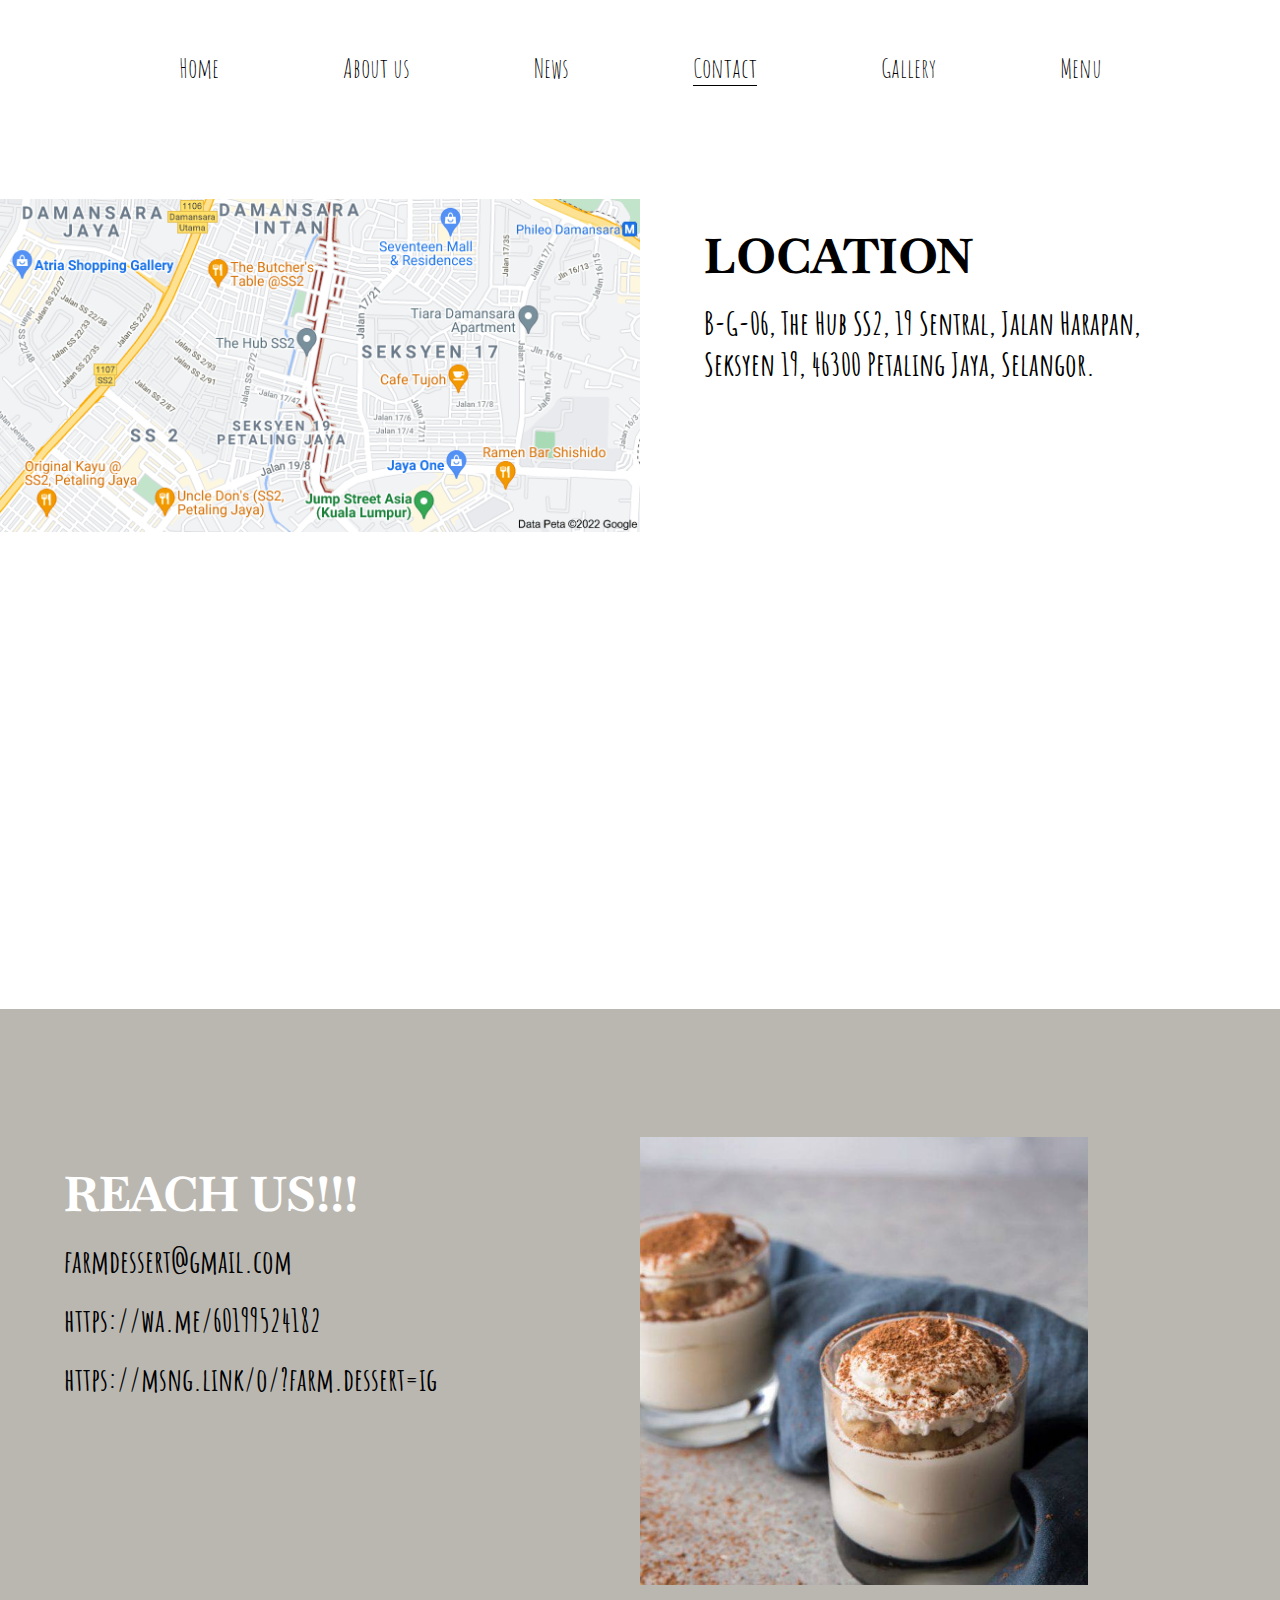
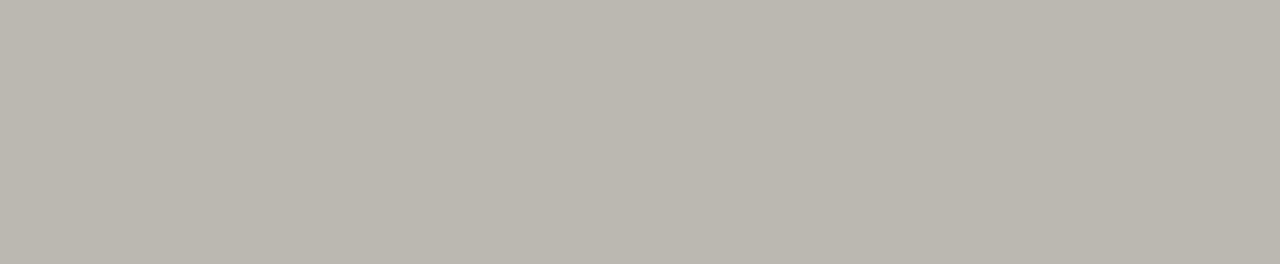
<file: contact.html>
<html>
    <head>
        <link href="style.css" rel="stylesheet">
        <style>
            .uni{
                width: 100%;
                height: 90%;
                margin-top: 5%;
            }
            .img1{
                width: 50%;
                float: left;
            }
            .information1{
                width: 50%;
                float: left;
                padding: 2% 5%;
            }
            .title{
                font-size: 3em;
                margin-bottom: 3%;
                color: black;
            }
            .subtitle{
                font-size: 1.5em;
                color: gray;
                margin-bottom: 6%;
            }
            .information1 h2{
                font-weight: 300;
                color: black;
                font-size: 1.3em;
            }
            .school{
                width: 100%;
                height: 95%;
                padding-top: 10%;
                background-color: #bab7b1;
            }
            .information2{
                width: 50%;
                float: left;
                padding: 2% 5%;
            }
            .img2{
                width: 50%;
                float: left;
            }
            .title2{
                font-size: 3em;
                margin-bottom: 3%;
                color: white;
            }
            .subtitle2{
                font-size: 1.5em;
                color: white;
                margin-bottom: 6%;
            }
            .information2 h2{
                font-weight: 300;
                color: white;
                font-size: 1.3em;
            }
        </style>
    </head>
    <body>
        <div class="navbar">
            <ul>
                <li><a class="btn" href="index.html">Home</a></li>
                <li><a class="btn" href="about.html">About us</a></li>
                <li><a class="btn" href="news.html">News</a></li>
                <li><a class="btnactive" href="contact.html">Contact</a></li>
                <li><a class="btn" href="gallery.html">Gallery</a></li>
                <li><a class="btn" href="menu.html">Menu</a></li>
            </ul>
        </div>
        <div class="uni">
            <div class="img1">
                <img src="pic/map.png" width="100%">
            </div>
            <div class="information1">
                <h5 class="title">LOCATION</h5>
                <h1>B-G-06, The Hub SS2, 19 Sentral, Jalan Harapan, Seksyen 19, 46300 Petaling Jaya, Selangor.</h1>
            </div>
        </div>
        <div class="school">
            <div class="information2">
                
                <h5 class="title2">REACH US!!!</h5>
        
                <h1>farmdessert@gmail.com</h1>
		<br>
		<h1>https://wa.me/60199524182</h1>
		<br>
		<h1>https://msng.link/o/?farm.dessert=ig</h1>
            </div>
            <div class="img2">
                <img src="pic/p1.jpeg" width="70%">
            </div>
        </div>
    </body>
</html>
</file>
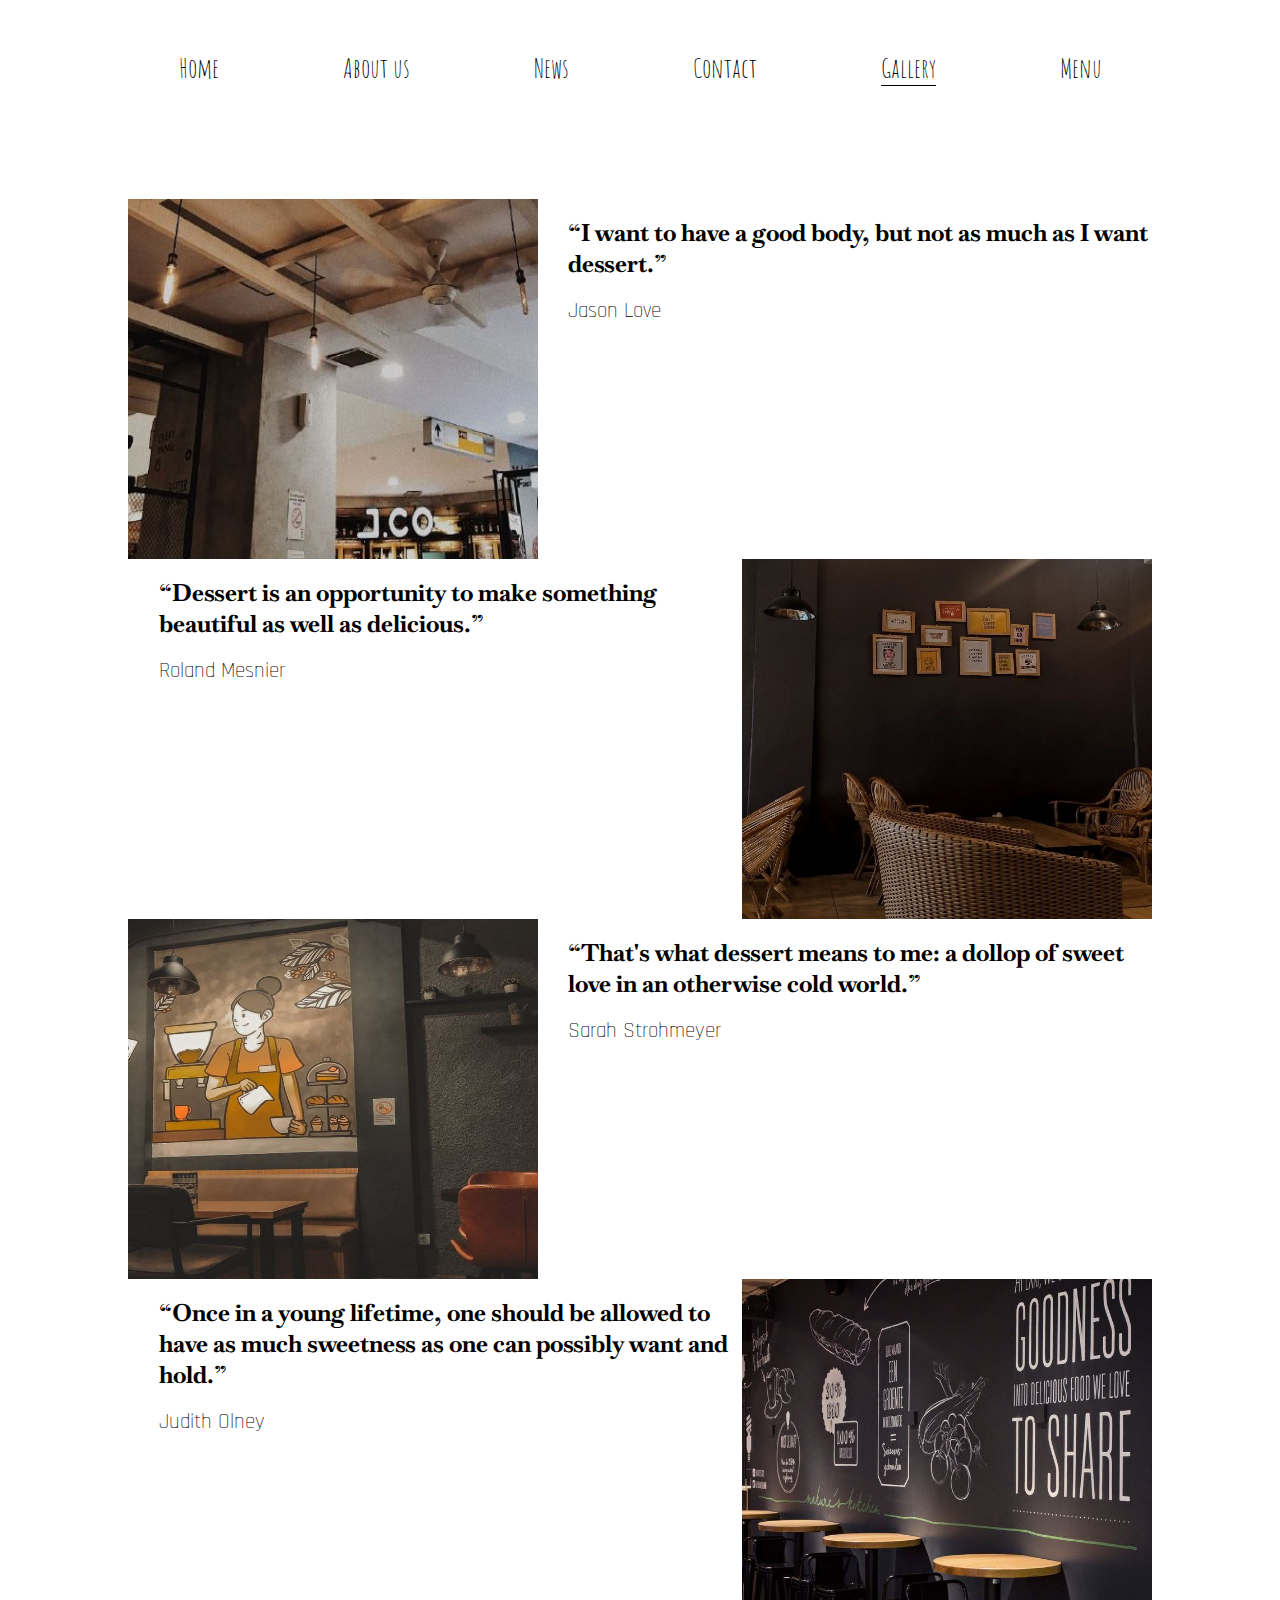
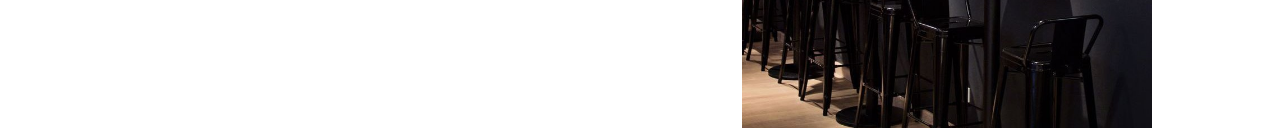
<file: gallery.html>
<html>
    <head>
        <link href="style.css" rel="stylesheet">
        <style>
            .family{
                width: 100%;
            }
            .fam{
                width: 80%;
                margin: 5% 10%;
            }
            .fampic{
                width: 40%;
                height: 40%;
                float: left;
            }
            .famdesc{
                width: 60%;
                height: 40%;
                float: left;
            }
            .fampic{
                width: 40%;
                height: 40%;
                float: left;
            }
            h5{
                font-size: 1.5em;
                margin: 3% 0 0 5%;
            }
            h2{
                font-size: 1.3em;
                font-weight: 300;
                margin: 3% 0 0 5%;
            }
        </style>
    </head>
    <body>
        <div class="navbar">
            <ul>
                <li><a class="btn" href="index.html">Home</a></li>
                <li><a class="btn" href="about.html">About us</a></li>
                <li><a class="btn" href="news.html">News</a></li>
                <li><a class="btn" href="contact.html">Contact</a></li>
                <li><a class="btnactive" href="gallery.html">Gallery</a></li>
                <li><a class="btn" href="menu.html">Menu</a></li>
            </ul>
        </div>
        <div class="family">
            <div class="fam">
                <div class="fampic"><img src="pic/as.jpeg" width="100%" height="100%"></div>
                <div class="famdesc">
                    <h5> “I want to have a good body, but not as much as I want dessert.” </h5>
                    <h2>Jason Love</h2>
                </div>
            </div>
            <div class="fam">
                <div class="famdesc">
                    <h5> “Dessert is an opportunity to make something beautiful as well as delicious.”</h5>
                    <h2>Roland Mesnier</h2>
                </div>
                <div class="fampic"><img src="pic/ad.jpeg" width="100%" height="100%"></div>
            </div>
            <div class="fam">
                <div class="fampic"><img src="pic/af.jpeg" width="100%" height="100%"></div>
                <div class="famdesc">
                    <h5>“That's what dessert means to me: a dollop of sweet love in an otherwise cold world.”</h5>
                    <h2>Sarah Strohmeyer</h2>
                </div>
            </div>
            <div class="fam">
                <div class="famdesc">
                    <h5>“Once in a young lifetime, one should be allowed to have as much sweetness as one can possibly want and hold.”     </h5>
                    <h2>Judith Olney</h2>
                </div>
                <div class="fampic"><img src="pic/ag.jpeg" width="100% height="100%""></div>
            </div>
        </div>
    </body>
</html>
</file>
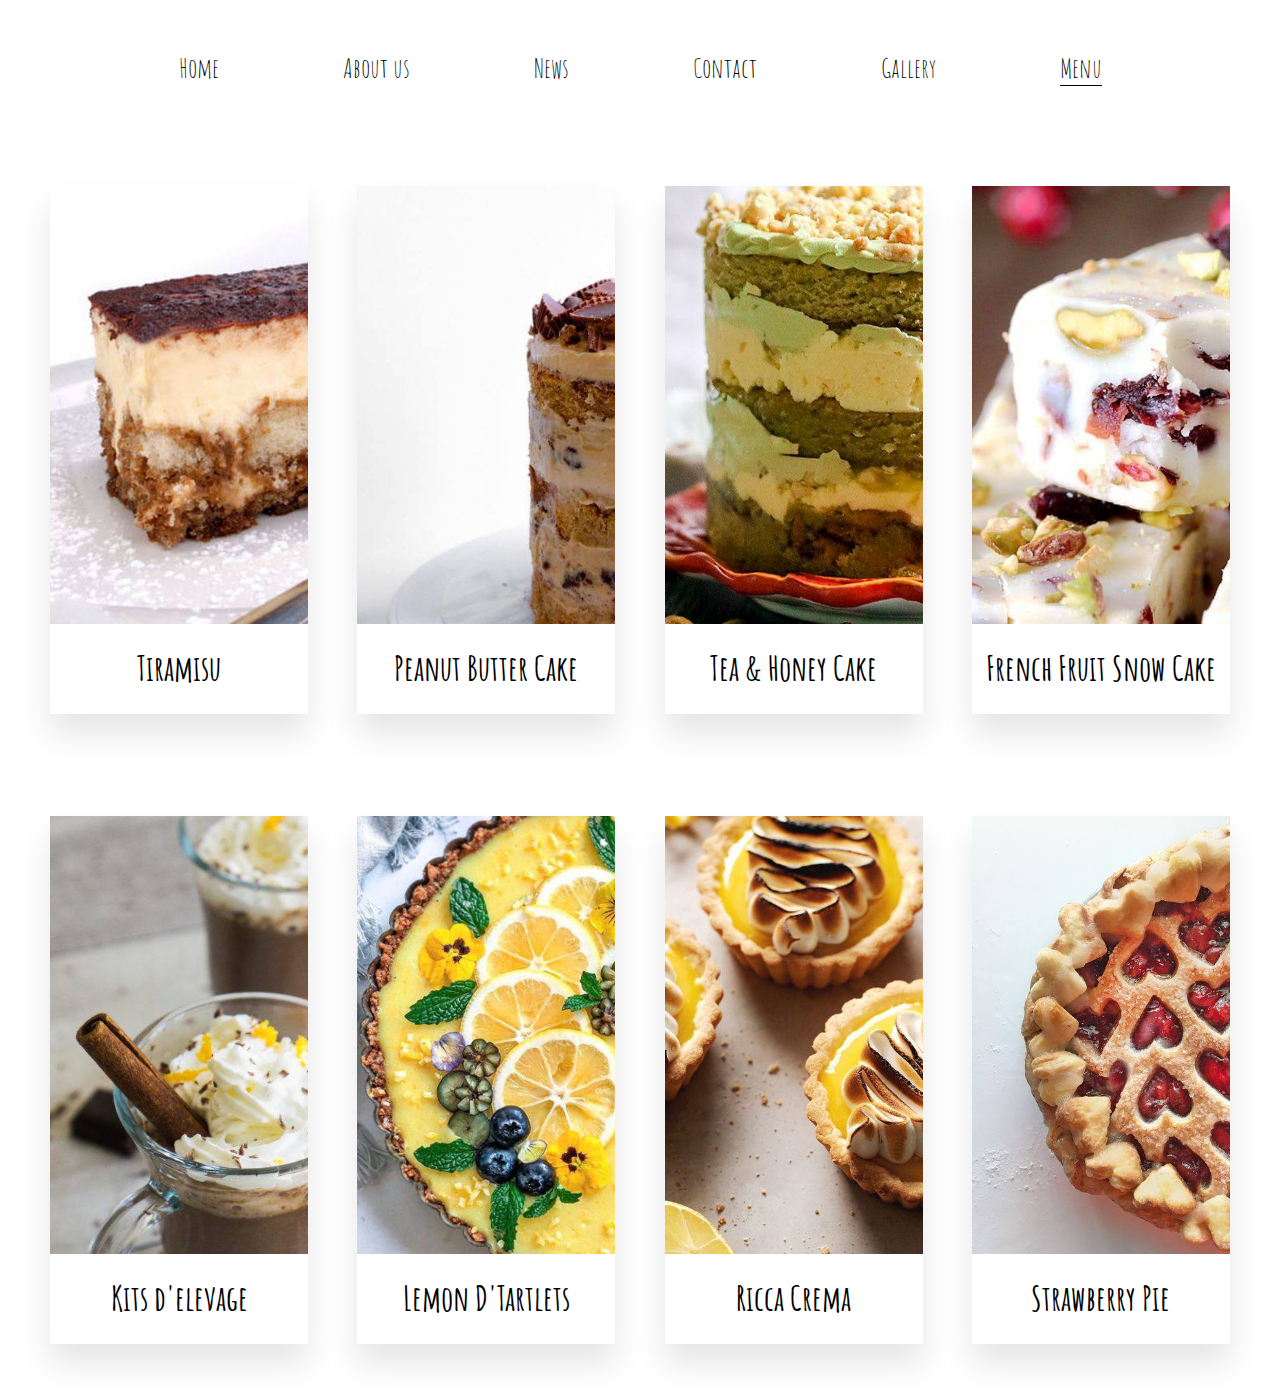
<file: menu.html>
<html>
    <head>
        <link href="style.css" rel="stylesheet">
        <style>
            .gallery {
                display: flex;
                width: 100%;
                padding: 4% 2%;
                box-sizing: border-box;
                height: 70%;;
            }
            .box {
                flex: 1;
                overflow: hidden;
                transition: .5s;
                margin: 0 2%;
                box-shadow: 0 20px 30px rgba(0,0,0,.1);
                line-height: 0;
            }
            .box > img {
                width: 200%;
                height: calc(100% - 10vh);
                object-fit: cover; 
                transition: .5s;
            }
            .box > h1 {
                font-size: 3.8vh;
                display: block;
                text-align: center;
                height: 10vh;
                line-height: 2.6;
            }
            .box:hover { flex: 1 1 50%; }
            .box:hover > img {
                width: 100%;
                height: 100%;
            }
        </style>
    </head>
    <body>
        <div class="navbar">
            <ul>
                <li><a class="btn" href="index.html">Home</a></li>
                <li><a class="btn" href="about.html">About us</a></li>
                <li><a class="btn" href="news.html">News</a></li>
                <li><a class="btn" href="contact.html">Contact</a></li>
                <li><a class="btn" href="gallery.html">Gallery</a></li>
                <li><a class="btnactive" href="menu.html">Menu</a></li>
            </ul>
        </div>
        <div class="gallery">
            <div class="box">
                <img src="pic/p2.jpeg">
                <h1>Tiramisu</h1>
            </div>
            <div class="box">
                <img src="pic/p3.jpeg">
                <h1>Peanut Butter Cake</h1>
            </div>
            <div class="box">
                <img src="pic/p4.jpeg">
                <h1>Tea & Honey Cake</h1>
            </div>
            <div class="box">
                <img src="pic/p5.jpeg">
                <h1>French Fruit Snow Cake</h1>
            </div>
        </div>
        <div class="gallery">
            <div class="box">
                <img src="pic/p7.jpeg">
                <h1>Kits d'elevage</h1>
            </div>
            <div class="box">
                <img src="pic/p8.jpeg">
                <h1>Lemon D'Tartlets</h1>
            </div>
            <div class="box">
                <img src="pic/p9.jpeg">
                <h1>Ricca Crema</h1>
            </div>
            <div class="box">
                <img src="pic/p10.jpeg">
                <h1>Strawberry Pie</h1>
            </div>
    </div>
</body>
</html>
</file>
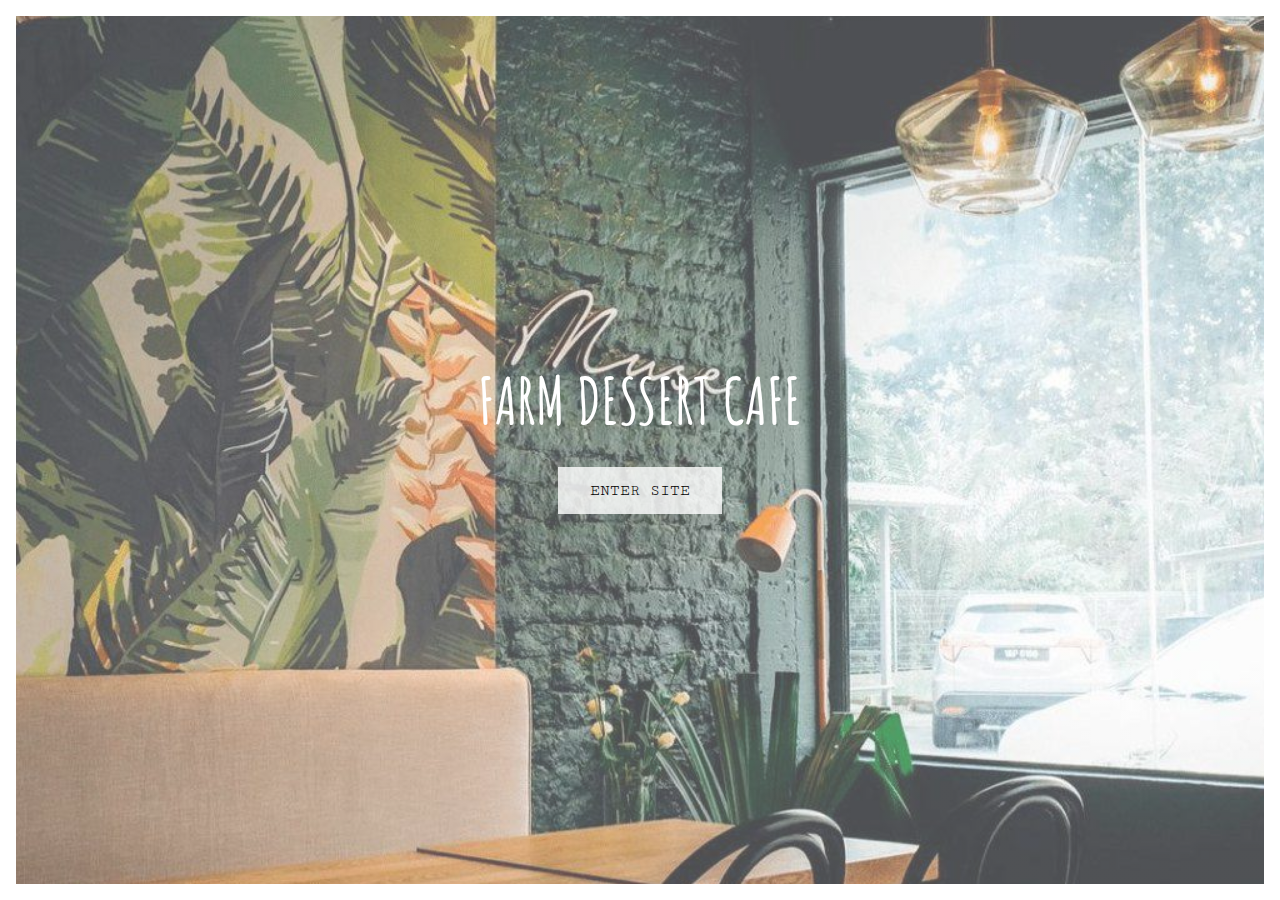
<file: welcome.html>
<html>
    <head>
        <link href="style.css" rel="stylesheet">
        <style>
            body {
                background: linear-gradient(rgba(255,255,255,0.3),rgba(255,255,255,0.3)),url(pic/p19.jpeg);
                background-size: cover;
                height: 100%;
                width: 100%;
                border: 16px solid white;
            }
            .wallpaper {
                position: absolute;
                left: 30%;
                right: 30%;
                top: 40%;
                bottom: 40%;
                text-align: center;
            }
            
            .wallpaper h1{
                font-size:4em;
                color: white;
            }
            
            .wallpaper button{
                border: none;
                color: black;   
                margin-top: 5%;
                padding: 15px 32px;
                text-align: center;
                text-decoration: none;
                font-size: 16px;
                cursor: pointer;
                background: linear-gradient(rgba(255,255,255,0.8),rgba(255,255,255,0.8));
            }
            
            .wallpaper button:hover{
                background: linear-gradient(rgba(255,255,255,1),rgba(255,255,255,1));  
            }
            
        </style>
    </head>
    <body>
        <div class="wallpaper">
            <h1>FARM DESSERT CAFE</h1>
            <button onclick="window.location.href='index.html';">ENTER SITE</button>
        </div>
    </body>
</html>
</file>
<file: style.css>
@import url('https://fonts.googleapis.com/css2?family=Amatic+SC&family=Baskervville&family=Cutive+Mono&family=Great+Vibes&family=Rajdhani:wght@300;400;500&display=swap');

*{
    margin: 0;
    padding: 0;
    box-sizing: border-box;
}

h1 {
    font-family: 'Amatic SC', cursive;
}

h2 {
    font-family: 'Rajdhani', sans-serif;
}

h3{
    font-family: 'Cutive Mono', monospace;
}

h4{
    font-family: 'Great Vibes', cursive;
}

h5{
    font-family: 'Baskervville', serif;
}

.navbar {
    width: 100%;
    height: 15%;
    text-align: center;
}

.navbar li {
    display: inline-block;
    list-style: none;
    margin: 50px 60px;
}

.navbar a{
    color: black;
    text-decoration: none;
    font-size: 1.7em;
    font-family: 'Amatic SC', cursive;
}

.btnactive{
    border-bottom: 0.1px solid black;
}

.wallpaper button {
    font-family: 'Cutive Mono', monospace;
}
</file>
